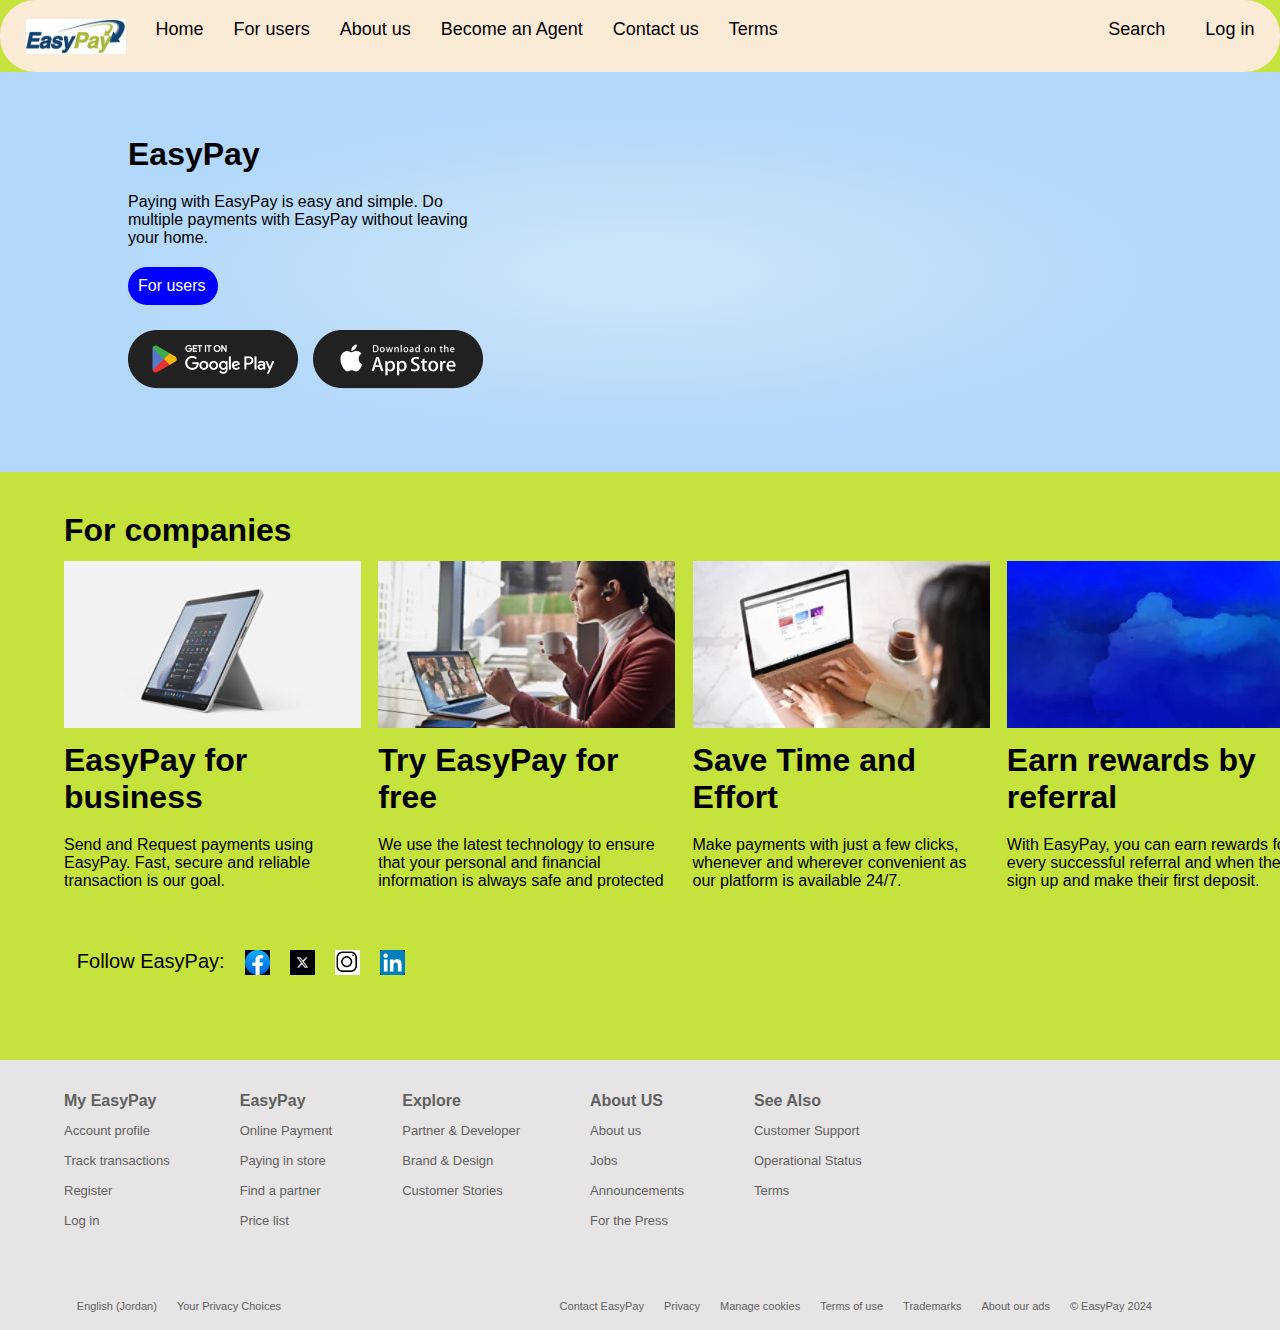
<file: index.html>
<!DOCTYPE html>
<html lang="en">
<head>
    <title>Mobile payments with EasyPay</title>
    <meta name="viewport" content="width=device-width, initial-scale=1.0"> 
    <link rel="stylesheet" type="text/css" href="style.css">
    <link rel="shortcut icon" type="image/png" href="favicon.jpg">
</head>
<body>
<header>

<nav>
<!--Nav for Navigation-->
    <div class="left-menu">
    <!--left-menu item Group-->
       <div id="logo" class="left-menu-item"><a href=""><img src="logo.jpg"></a></diV>
       <div class="left-menu-item"><a href="index.html">Home</a></div>
       <div class="left-menu-item"><a href="users.html">For users</a></div>
       <div class="left-menu-item"><a href="about.html">About us</a></div>
       <div class="left-menu-item"><a href="become-agent.html">Become an Agent</a></div>
       <div class="left-menu-item"><a href="contact.html">Contact us</a></div>
       <div class="left-menu-item"><a href="terms.html">Terms</a></div>

    </div>


    <div class="right-menu">
    <!--right-menu item Group-->
      <div class="right-menu-item"><a href="">Search</a></div>
      <div class="right-menu-item"><a href="">Log in</a></div>

    </div>
</nav>


<!--Div for Landing Page-->
<div id="landing">
    <div class="landing-text">
            <h1>EasyPay</h1>
            <p>Paying with EasyPay is easy and simple. Do multiple payments with EasyPay without leaving your home.</p>   
    </div>

    <div class="landing-link">
        <div><a href="">For users</a></div> 
    </div>
    <div class="download">
       <div><a href=""><img src="google_play.png"></a></div>
       <div><a href=""><img src="apple_store.png"></a></div> 
    </div>
    
</div>
</header>

<div class="space">
</div>

<!--Low Landing Page-->
<h1 class="h">For companies</h1>
<aside id="features2">
    <div class="features2-item">
        <a href=""><img src="21.jpeg"></a>
        <h1>EasyPay for business</h1>
        <p>Send and Request payments using EasyPay. Fast, secure and reliable transaction is our goal.</p>
    </div>

    <div class="features2-item">
        <a href=""><img src="22.webp"></a>
        <h1>Try EasyPay for free</h1>
        <p>We use the latest technology to ensure that your personal and financial information is always safe and protected</p>
    </div>

    
    <div class="features2-item">
        <a href=""><img src="23.webp"></a>
        <h1>Save Time and Effort</h1>
        <p>Make payments with just a few clicks, whenever and wherever convenient as our platform is available 24/7.</p>

    </div>
    <div class="features2-item">
        <a href=""><img src="24.webp"></a>
        <h1>Earn rewards by referral</h1>
        <p>With EasyPay, you can earn rewards for every successful referral and when they sign up and make their first deposit.</p>

    </div>
</aside>
<div class="space"></div>


<div id="social-media">
    <!--Social-media platform-->
       <diV>Follow EasyPay: </diV>
       <diV class="media"><a href=""><img src="fcbk.jpg"></a></diV>
       <diV class="media"><a href=""><img src="x.jpg"></a></diV>
       <diV class="media"><a href=""><img src="ig.jpg"></a></diV>
       <diV class="media"><a href=""><img src="linkedin.jpg"></a></diV>
       
</div>

<div class="space"></div>
<div class="space"></div>

<!--Footer Page-->
<footer id="menu"> 

    <div class="menu">
        <div class="menu1">
            <h4>My EasyPay</h4>
            <p><a href="">Account profile</a></p>
            <p><a href="">Track transactions</a></p>
            <p><a href="">Register</a></p>
            <p><a href="">Log in</a></p>
        </div>

        <div class="menu1">
            <h4>EasyPay</h4>
            <p><a href="">Online Payment</a></p>
            <p><a href="">Paying in store</a></p>
            <p><a href="">Find a partner</a></p>
            <p><a href="">Price list</a></p>
        </div>

        <div class="menu1">
            <h4>Explore</h4>
            <p><a href="">Partner & Developer</a></p>
            <p><a href="">Brand & Design</a></p>
            <p><a href="">Customer Stories</a></p>
        </div>

        <div class="menu1">
            <h4>About US</h4>
            <p><a href="">About us</a></p>
            <p><a href="">Jobs</a></p>
            <p><a href="">Announcements</a></p>
            <p><a href="">For the Press</a></p>
        </div>

        <div class="menu1">
            <h4>See Also</h4>
            <p><a href="">Customer Support</a></p>
            <p><a href="">Operational Status</a></p>
            <p><a href="">Terms</a></p>
        </div>
    </div>

    <div class="bottom">
    <div id="left-bottom">
        <!--left-bottom item Group-->
           <diV class="left-bottom-item"><a href="">English (Jordan) </a></diV>
           <diV class="left-bottom-item"><a href="">Your Privacy Choices</a></diV>
           
    </div>

    <div id="right-bottom">
        <!--right-bottom item Group-->
           <diV class="right-menu-item"><a href="">Contact EasyPay</a></diV>
           <diV class="right-menu-item"><a href="">Privacy</a></diV>
           <diV class="right-menu-item"><a href="">Manage cookies</a></diV>
           <diV class="right-menu-item"><a href="">Terms of use</a></diV>
           <diV class="right-menu-item"><a href="">Trademarks</a></diV>
           <diV class="right-menu-item"><a href="">About our ads</a></diV>
           <diV class="right-menu-item"><a href="">© EasyPay 2024</a></diV>
    
        </div>
    </div> 
    
</footer>

</body>

</html>
</file>
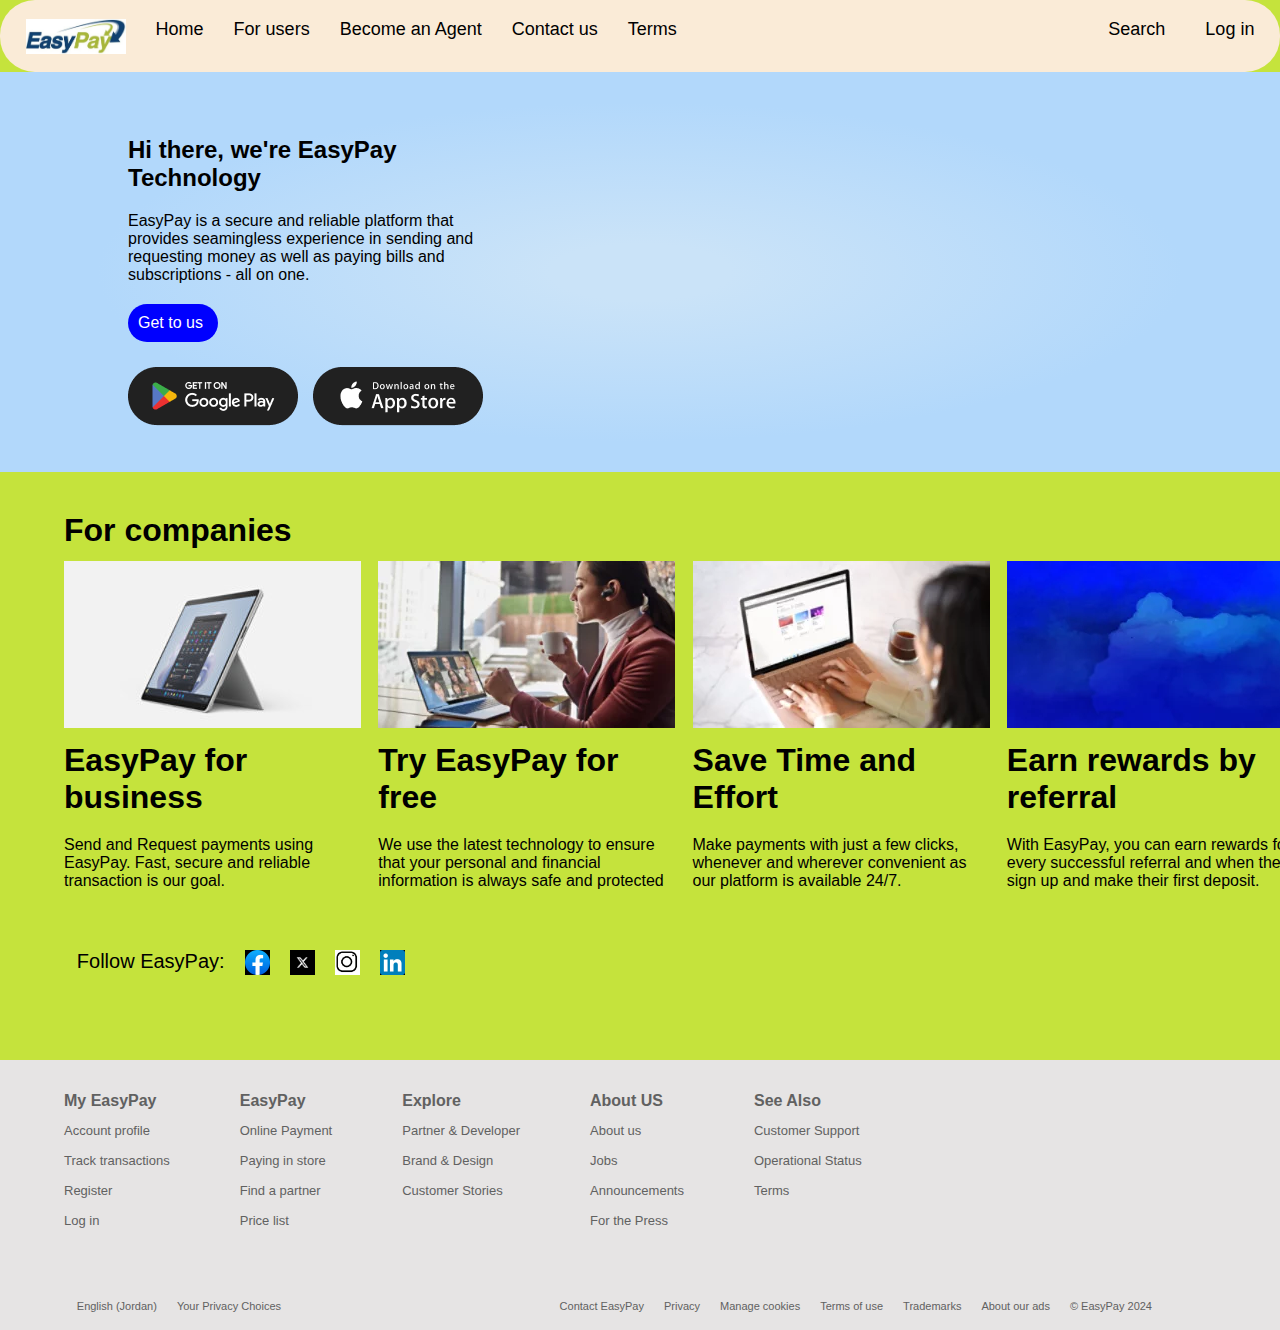
<file: about.html>
<!DOCTYPE html>
<html lang="en">
<head>
    <title>About-us</title>
    <meta name="viewport" content="width=device-width, initial-scale=1.0"> 
    <link rel="stylesheet" type="text/css" href="style.css">
    <link rel="shortcut icon" type="image/png" href="favicon.jpg">
</head>
<body>
<header>

<nav>
<!--Nav for Navigation-->
    <div class="left-menu">
    <!--left-menu item Group-->
       <div id="logo" class="left-menu-item"><a href=""><img src="logo.jpg"></a></diV>
       <div class="left-menu-item"><a href="index.html">Home</a></div>
       <div class="left-menu-item"><a href="users.html">For users</a></div>
       <div class="left-menu-item"><a href="become-agent.html">Become an Agent</a></div>
       <div class="left-menu-item"><a href="contact.html">Contact us</a></div>
       <div class="left-menu-item"><a href="terms.html">Terms</a></div>

    </div>


    <div class="right-menu">
    <!--right-menu item Group-->
      <div class="right-menu-item"><a href="">Search</a></div>
      <div class="right-menu-item"><a href="">Log in</a></div>

    </div>
</nav>


<!--Div for Landing Page-->
<div id="landing">
    <div class="landing-text">
            <h2>Hi there, we're EasyPay Technology</h2>
            <p>EasyPay is a secure and reliable platform that provides seamingless experience in sending and requesting money as well as paying bills and subscriptions - all on one. </p>   
    </div>

    <div class="landing-link">
        <div><a href="">Get to us</a></div> 
    </div>
    <div class="download">
       <div><a href=""><img src="google_play.png"></a></div>
       <div><a href=""><img src="apple_store.png"></a></div> 
    </div>
    
</div>
</header>

<div class="space">
</div>

<!--Low Landing Page-->
<h1 class="h">For companies</h1>
<aside id="features2">
    <div class="features2-item">
        <a href=""><img src="21.jpeg"></a>
        <h1>EasyPay for business</h1>
        <p>Send and Request payments using EasyPay. Fast, secure and reliable transaction is our goal.</p>
    </div>

    <div class="features2-item">
        <a href=""><img src="22.webp"></a>
        <h1>Try EasyPay for free</h1>
        <p>We use the latest technology to ensure that your personal and financial information is always safe and protected</p>
    </div>

    
    <div class="features2-item">
        <a href=""><img src="23.webp"></a>
        <h1>Save Time and Effort</h1>
        <p>Make payments with just a few clicks, whenever and wherever convenient as our platform is available 24/7.</p>

    </div>
    <div class="features2-item">
        <a href=""><img src="24.webp"></a>
        <h1>Earn rewards by referral</h1>
        <p>With EasyPay, you can earn rewards for every successful referral and when they sign up and make their first deposit.</p>

    </div>
</aside>
<div class="space"></div>


<div id="social-media">
    <!--Social-media platform-->
       <diV>Follow EasyPay: </diV>
       <diV class="media"><a href=""><img src="fcbk.jpg"></a></diV>
       <diV class="media"><a href=""><img src="x.jpg"></a></diV>
       <diV class="media"><a href=""><img src="ig.jpg"></a></diV>
       <diV class="media"><a href=""><img src="linkedin.jpg"></a></diV>
       
</div>

<div class="space"></div>
<div class="space"></div>

<!--Footer Page-->
<footer id="menu"> 

    <div class="menu">
        <div class="menu1">
            <h4>My EasyPay</h4>
            <p><a href="">Account profile</a></p>
            <p><a href="">Track transactions</a></p>
            <p><a href="">Register</a></p>
            <p><a href="">Log in</a></p>
        </div>

        <div class="menu1">
            <h4>EasyPay</h4>
            <p><a href="">Online Payment</a></p>
            <p><a href="">Paying in store</a></p>
            <p><a href="">Find a partner</a></p>
            <p><a href="">Price list</a></p>
        </div>

        <div class="menu1">
            <h4>Explore</h4>
            <p><a href="">Partner & Developer</a></p>
            <p><a href="">Brand & Design</a></p>
            <p><a href="">Customer Stories</a></p>
        </div>

        <div class="menu1">
            <h4>About US</h4>
            <p><a href="">About us</a></p>
            <p><a href="">Jobs</a></p>
            <p><a href="">Announcements</a></p>
            <p><a href="">For the Press</a></p>
        </div>

        <div class="menu1">
            <h4>See Also</h4>
            <p><a href="">Customer Support</a></p>
            <p><a href="">Operational Status</a></p>
            <p><a href="">Terms</a></p>
        </div>
    </div>

    <div class="bottom">
    <div id="left-bottom">
        <!--left-bottom item Group-->
           <diV class="left-bottom-item"><a href="">English (Jordan) </a></diV>
           <diV class="left-bottom-item"><a href="">Your Privacy Choices</a></diV>
           
    </div>

    <div id="right-bottom">
        <!--right-bottom item Group-->
           <diV class="right-menu-item"><a href="">Contact EasyPay</a></diV>
           <diV class="right-menu-item"><a href="">Privacy</a></diV>
           <diV class="right-menu-item"><a href="">Manage cookies</a></diV>
           <diV class="right-menu-item"><a href="">Terms of use</a></diV>
           <diV class="right-menu-item"><a href="">Trademarks</a></diV>
           <diV class="right-menu-item"><a href="">About our ads</a></diV>
           <diV class="right-menu-item"><a href="">© EasyPay 2024</a></diV>
    
        </div>
    </div> 
    
</footer>

</body>

</html>
</file>
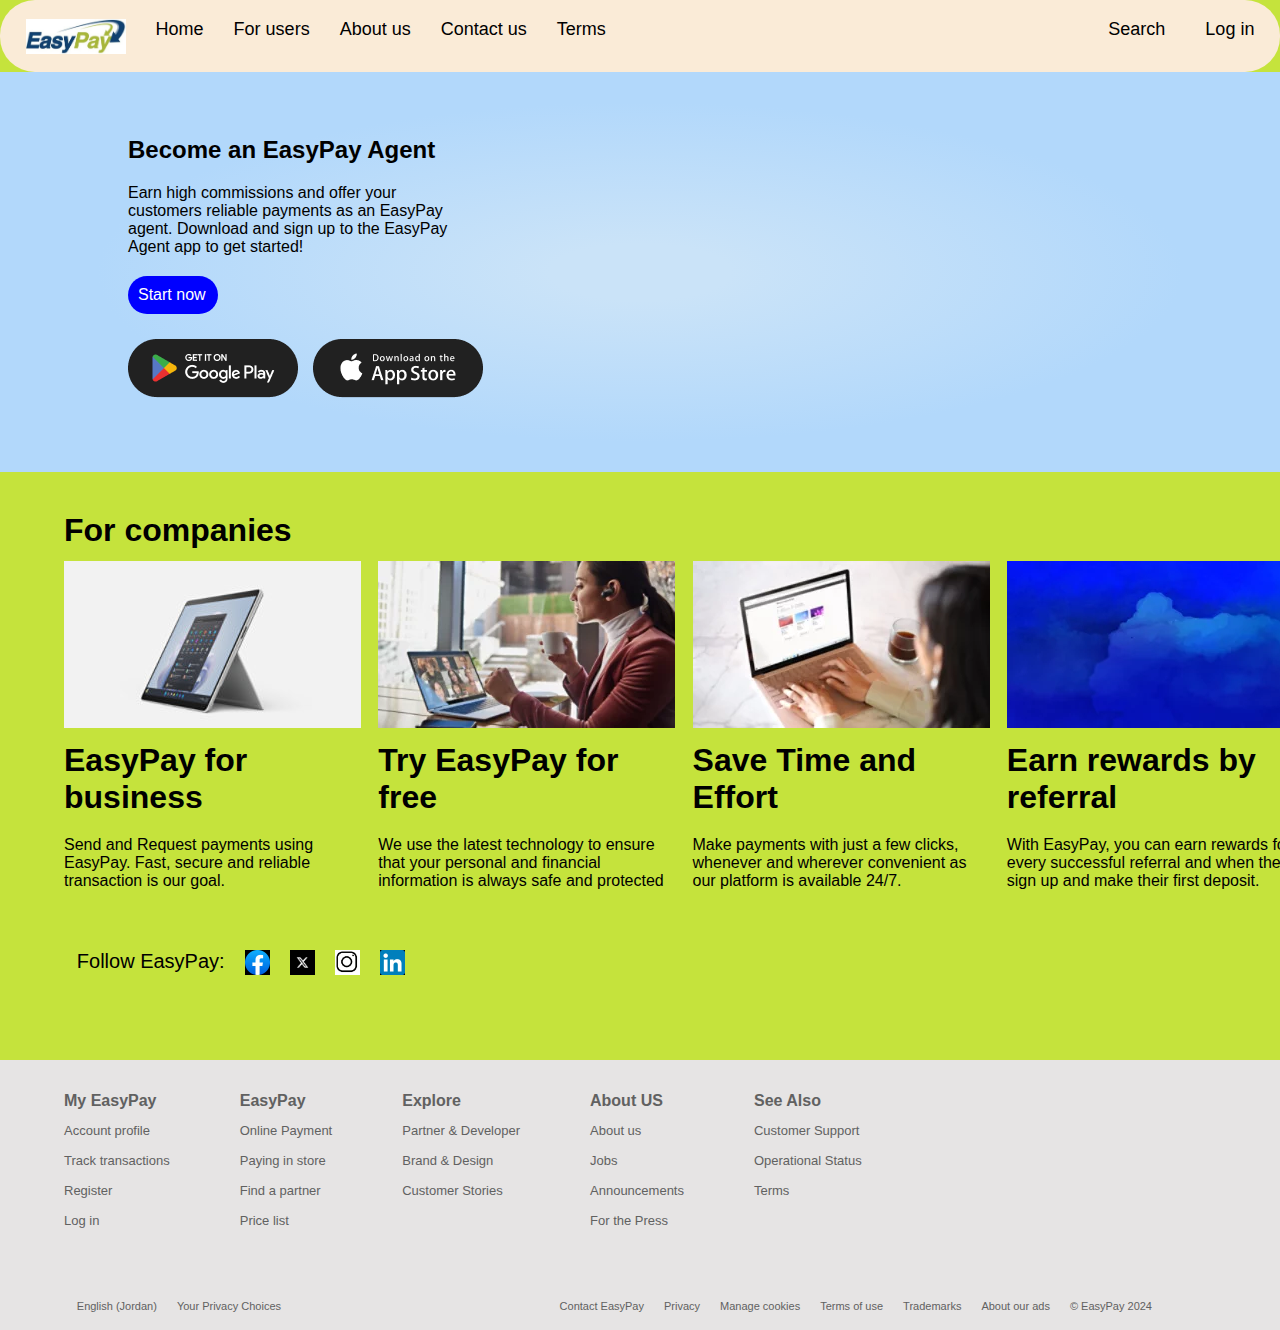
<file: become-agent.html>
<!DOCTYPE html>
<html lang="en">
<head>
    <title>Mobile payments with EasyPay</title>
    <meta name="viewport" content="width=device-width, initial-scale=1.0"> 
    <link rel="stylesheet" type="text/css" href="style.css">
    <link rel="shortcut icon" type="image/png" href="favicon.jpg">
</head>
<body>
<header>

<nav>
<!--Nav for Navigation-->
    <div class="left-menu">
    <!--left-menu item Group-->
       <div id="logo" class="left-menu-item"><a href=""><img src="logo.jpg"></a></diV>
       <div class="left-menu-item"><a href="index.html">Home</a></div>
       <div class="left-menu-item"><a href="users.html">For users</a></div>
       <div class="left-menu-item"><a href="about.html">About us</a></div>
       <div class="left-menu-item"><a href="contact.html">Contact us</a></div>
       <div class="left-menu-item"><a href="terms.html">Terms</a></div>

    </div>


    <div class="right-menu">
    <!--right-menu item Group-->
      <div class="right-menu-item"><a href="">Search</a></div>
      <div class="right-menu-item"><a href="">Log in</a></div>

    </div>
</nav>


<!--Div for Landing Page-->
<div id="landing">
    <div class="landing-text">
            <h2>Become an EasyPay Agent</h2>
            <p>Earn high commissions and offer your customers reliable payments as an EasyPay agent. Download and sign up to the EasyPay Agent app to get started!</p>   
    </div>

    <div class="landing-link">
        <div><a href="">Start now</a></div> 
    </div>
    <div class="download">
       <div><a href=""><img src="google_play.png"></a></div>
       <div><a href=""><img src="apple_store.png"></a></div> 
    </div>
    
</div>
</header>

<div class="space">
</div>

<!--Low Landing Page-->
<h1 class="h">For companies</h1>
<aside id="features2">
    <div class="features2-item">
        <a href=""><img src="21.jpeg"></a>
        <h1>EasyPay for business</h1>
        <p>Send and Request payments using EasyPay. Fast, secure and reliable transaction is our goal.</p>
    </div>

    <div class="features2-item">
        <a href=""><img src="22.webp"></a>
        <h1>Try EasyPay for free</h1>
        <p>We use the latest technology to ensure that your personal and financial information is always safe and protected</p>
    </div>

    
    <div class="features2-item">
        <a href=""><img src="23.webp"></a>
        <h1>Save Time and Effort</h1>
        <p>Make payments with just a few clicks, whenever and wherever convenient as our platform is available 24/7.</p>

    </div>
    <div class="features2-item">
        <a href=""><img src="24.webp"></a>
        <h1>Earn rewards by referral</h1>
        <p>With EasyPay, you can earn rewards for every successful referral and when they sign up and make their first deposit.</p>

    </div>
</aside>
<div class="space"></div>


<div id="social-media">
    <!--Social-media platform-->
       <diV>Follow EasyPay: </diV>
       <diV class="media"><a href=""><img src="fcbk.jpg"></a></diV>
       <diV class="media"><a href=""><img src="x.jpg"></a></diV>
       <diV class="media"><a href=""><img src="ig.jpg"></a></diV>
       <diV class="media"><a href=""><img src="linkedin.jpg"></a></diV>
       
</div>

<div class="space"></div>
<div class="space"></div>

<!--Footer Page-->
<footer id="menu"> 

    <div class="menu">
        <div class="menu1">
            <h4>My EasyPay</h4>
            <p><a href="">Account profile</a></p>
            <p><a href="">Track transactions</a></p>
            <p><a href="">Register</a></p>
            <p><a href="">Log in</a></p>
        </div>

        <div class="menu1">
            <h4>EasyPay</h4>
            <p><a href="">Online Payment</a></p>
            <p><a href="">Paying in store</a></p>
            <p><a href="">Find a partner</a></p>
            <p><a href="">Price list</a></p>
        </div>

        <div class="menu1">
            <h4>Explore</h4>
            <p><a href="">Partner & Developer</a></p>
            <p><a href="">Brand & Design</a></p>
            <p><a href="">Customer Stories</a></p>
        </div>

        <div class="menu1">
            <h4>About US</h4>
            <p><a href="">About us</a></p>
            <p><a href="">Jobs</a></p>
            <p><a href="">Announcements</a></p>
            <p><a href="">For the Press</a></p>
        </div>

        <div class="menu1">
            <h4>See Also</h4>
            <p><a href="">Customer Support</a></p>
            <p><a href="">Operational Status</a></p>
            <p><a href="">Terms</a></p>
        </div>
    </div>

    <div class="bottom">
    <div id="left-bottom">
        <!--left-bottom item Group-->
           <diV class="left-bottom-item"><a href="">English (Jordan) </a></diV>
           <diV class="left-bottom-item"><a href="">Your Privacy Choices</a></diV>
           
    </div>

    <div id="right-bottom">
        <!--right-bottom item Group-->
           <diV class="right-menu-item"><a href="">Contact EasyPay</a></diV>
           <diV class="right-menu-item"><a href="">Privacy</a></diV>
           <diV class="right-menu-item"><a href="">Manage cookies</a></diV>
           <diV class="right-menu-item"><a href="">Terms of use</a></diV>
           <diV class="right-menu-item"><a href="">Trademarks</a></diV>
           <diV class="right-menu-item"><a href="">About our ads</a></diV>
           <diV class="right-menu-item"><a href="">© EasyPay 2024</a></diV>
    
        </div>
    </div> 
    
</footer>

</body>

</html>
</file>
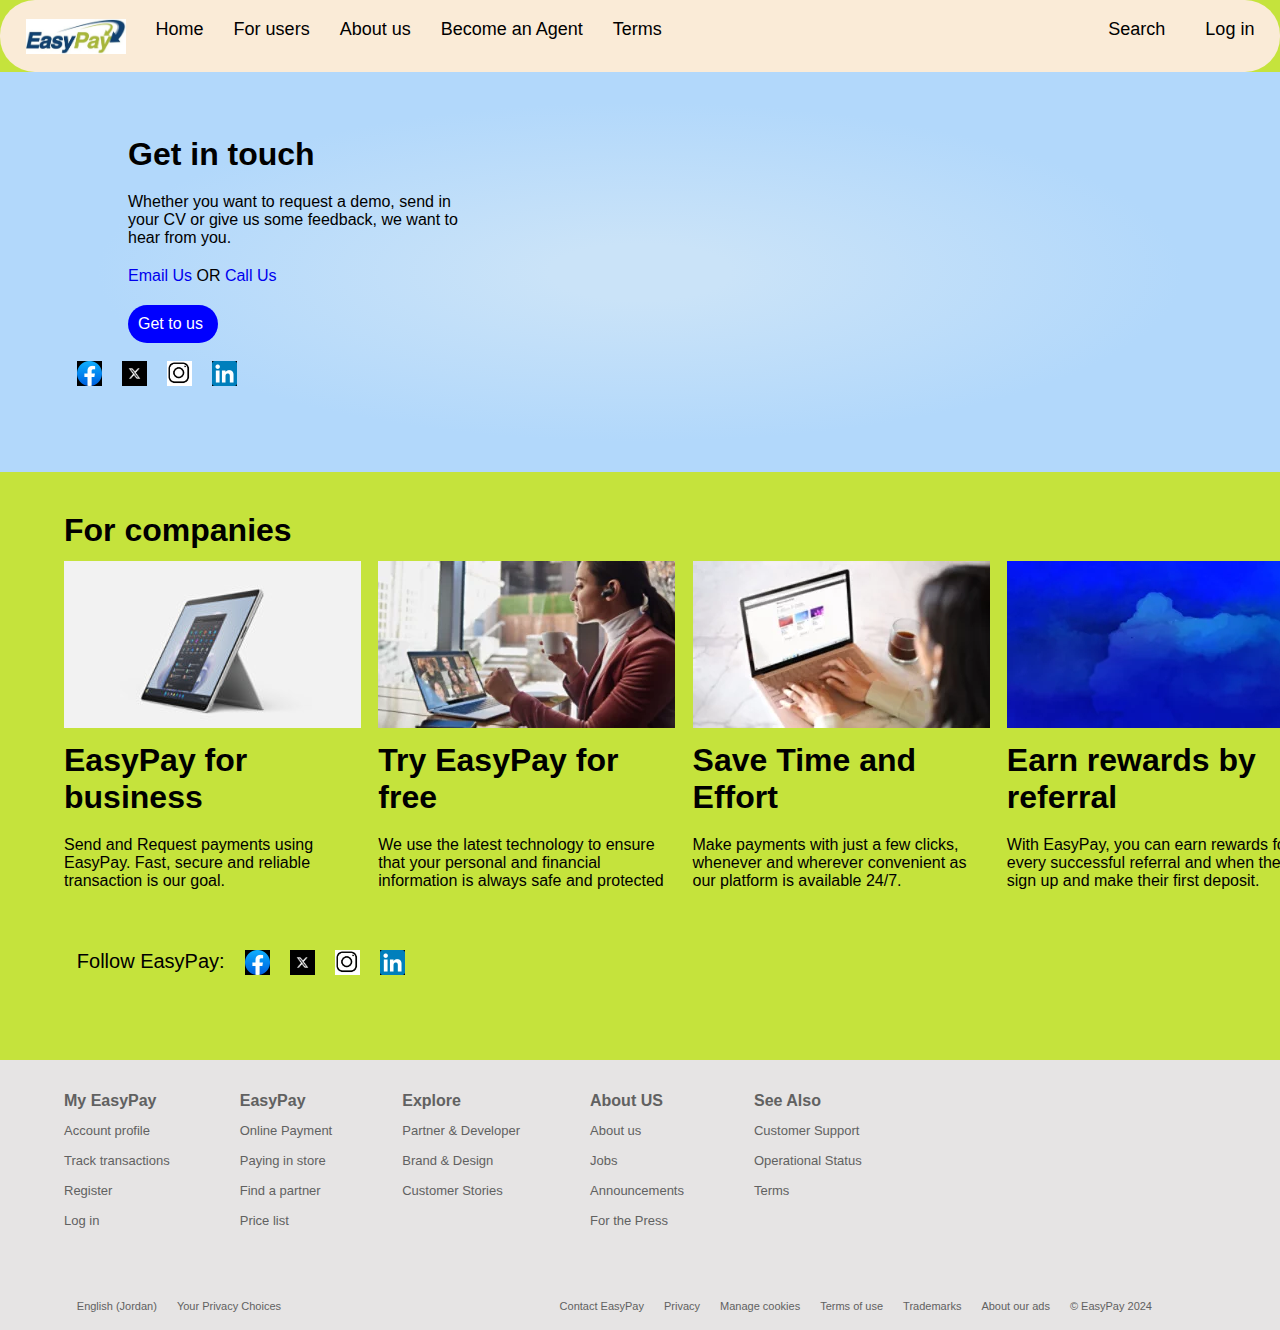
<file: contact.html>
<!DOCTYPE html>
<html lang="en">
<head>
    <title>Contact-us</title>
    <meta name="viewport" content="width=device-width, initial-scale=1.0"> 
    <link rel="stylesheet" type="text/css" href="style.css">
    <link rel="shortcut icon" type="image/png" href="favicon.jpg">
</head>
<body>
<header>

<nav>
<!--Nav for Navigation-->
    <div class="left-menu">
    <!--left-menu item Group-->
       <div id="logo" class="left-menu-item"><a href=""><img src="logo.jpg"></a></diV>
       <div class="left-menu-item"><a href="index.html">Home</a></div>
       <div class="left-menu-item"><a href="users.html">For users</a></div>
       <div class="left-menu-item"><a href="about.html">About us</a></div>
       <div class="left-menu-item"><a href="become-agent.html">Become an Agent</a></div>
       <div class="left-menu-item"><a href="terms.html">Terms</a></div>

    </div>


    <div class="right-menu">
    <!--right-menu item Group-->
      <div class="right-menu-item"><a href="">Search</a></div>
      <div class="right-menu-item"><a href="">Log in</a></div>

    </div>
</nav>


<!--Div for Landing Page-->
<div id="landing">
    <div class="landing-text">
            <h1>Get in touch</h1>
            <p>Whether you want to request a demo, send in your CV or give us some feedback, we want to hear from you.</p>
            <p><a href="mailto:easypay@technology.fi">Email Us</a> OR <a href="tel:+358457836478">Call Us</a> </p>
    
    </div>


    <div class="landing-link">
        <div><a href="">Get to us</a></div> 
    </div>
    <br>
    <div id="social-media">
        <!--Social-media platform-->
        <diV class="media"><a href="https://www.facebook.com/"><img src="fcbk.jpg"></a></diV>
        <diV class="media"><a href=""><img src="x.jpg"></a></diV>
        <diV class="media"><a href=""><img src="ig.jpg"></a></diV>
        <diV class="media"><a href=""><img src="linkedin.jpg"></a></diV>
           
    </div>
    
</div>
</header>

<div class="space">
</div>

<!--Low Landing Page-->
<h1 class="h">For companies</h1>
<aside id="features2">
    <div class="features2-item">
        <a href=""><img src="21.jpeg"></a>
        <h1>EasyPay for business</h1>
        <p>Send and Request payments using EasyPay. Fast, secure and reliable transaction is our goal.</p>
    </div>

    <div class="features2-item">
        <a href=""><img src="22.webp"></a>
        <h1>Try EasyPay for free</h1>
        <p>We use the latest technology to ensure that your personal and financial information is always safe and protected</p>
    </div>

    
    <div class="features2-item">
        <a href=""><img src="23.webp"></a>
        <h1>Save Time and Effort</h1>
        <p>Make payments with just a few clicks, whenever and wherever convenient as our platform is available 24/7.</p>

    </div>
    <div class="features2-item">
        <a href=""><img src="24.webp"></a>
        <h1>Earn rewards by referral</h1>
        <p>With EasyPay, you can earn rewards for every successful referral and when they sign up and make their first deposit.</p>

    </div>
</aside>
<div class="space"></div>


<div id="social-media">
    <!--Social-media platform-->
       <diV>Follow EasyPay: </diV>
       <diV class="media"><a href=""><img src="fcbk.jpg"></a></diV>
       <diV class="media"><a href=""><img src="x.jpg"></a></diV>
       <diV class="media"><a href=""><img src="ig.jpg"></a></diV>
       <diV class="media"><a href=""><img src="linkedin.jpg"></a></diV>
       
</div>

<div class="space"></div>
<div class="space"></div>

<!--Footer Page-->
<footer id="menu"> 

    <div class="menu">
        <div class="menu1">
            <h4>My EasyPay</h4>
            <p><a href="">Account profile</a></p>
            <p><a href="">Track transactions</a></p>
            <p><a href="">Register</a></p>
            <p><a href="">Log in</a></p>
        </div>

        <div class="menu1">
            <h4>EasyPay</h4>
            <p><a href="">Online Payment</a></p>
            <p><a href="">Paying in store</a></p>
            <p><a href="">Find a partner</a></p>
            <p><a href="">Price list</a></p>
        </div>

        <div class="menu1">
            <h4>Explore</h4>
            <p><a href="">Partner & Developer</a></p>
            <p><a href="">Brand & Design</a></p>
            <p><a href="">Customer Stories</a></p>
        </div>

        <div class="menu1">
            <h4>About US</h4>
            <p><a href="">About us</a></p>
            <p><a href="">Jobs</a></p>
            <p><a href="">Announcements</a></p>
            <p><a href="">For the Press</a></p>
        </div>

        <div class="menu1">
            <h4>See Also</h4>
            <p><a href="">Customer Support</a></p>
            <p><a href="">Operational Status</a></p>
            <p><a href="">Terms</a></p>
        </div>
    </div>

    <div class="bottom">
    <div id="left-bottom">
        <!--left-bottom item Group-->
           <diV class="left-bottom-item"><a href="">English (Jordan) </a></diV>
           <diV class="left-bottom-item"><a href="">Your Privacy Choices</a></diV>
           
    </div>

    <div id="right-bottom">
        <!--right-bottom item Group-->
           <diV class="right-menu-item"><a href="">Contact EasyPay</a></diV>
           <diV class="right-menu-item"><a href="">Privacy</a></diV>
           <diV class="right-menu-item"><a href="">Manage cookies</a></diV>
           <diV class="right-menu-item"><a href="">Terms of use</a></diV>
           <diV class="right-menu-item"><a href="">Trademarks</a></diV>
           <diV class="right-menu-item"><a href="">About our ads</a></diV>
           <diV class="right-menu-item"><a href="">© EasyPay 2024</a></diV>
    
        </div>
    </div> 
    
</footer>

</body>

</html>
</file>
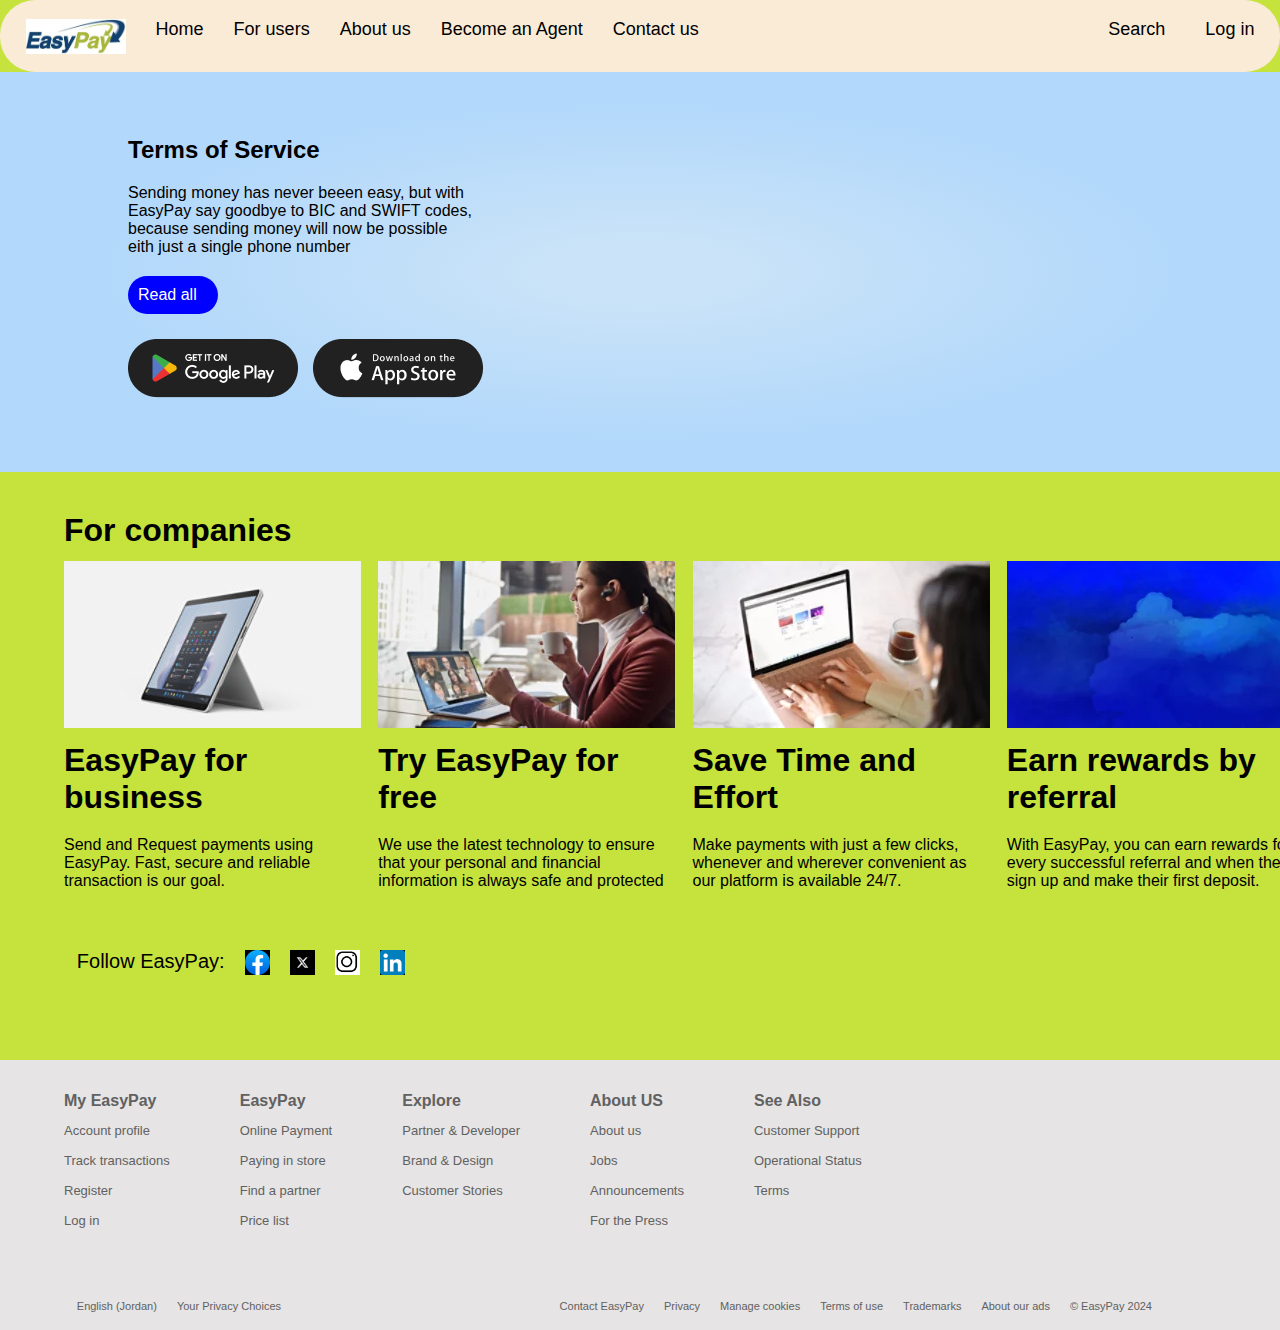
<file: terms.html>
<!DOCTYPE html>
<html lang="en">
<head>
    <title>Our Terms of Service</title>
    <meta name="viewport" content="width=device-width, initial-scale=1.0"> 
    <link rel="stylesheet" type="text/css" href="style.css">
    <link rel="shortcut icon" type="image/png" href="favicon.jpg">
</head>
<body>
<header>

<nav>
<!--Nav for Navigation-->
    <div class="left-menu">
    <!--left-menu item Group-->
       <div id="logo" class="left-menu-item"><a href=""><img src="logo.jpg"></a></diV>
       <div class="left-menu-item"><a href="index.html">Home</a></div>
       <div class="left-menu-item"><a href="users.html">For users</a></div>
       <div class="left-menu-item"><a href="about.html">About us</a></div>
       <div class="left-menu-item"><a href="become-agent.html">Become an Agent</a></div>
       <div class="left-menu-item"><a href="contact.html">Contact us</a></div>

    </div>


    <div class="right-menu">
    <!--right-menu item Group-->
      <div class="right-menu-item"><a href="">Search</a></div>
      <div class="right-menu-item"><a href="">Log in</a></div>

    </div>
</nav>


<!--Div for Landing Page-->
<div id="landing">
    <div class="landing-text">
            <h2>Terms of Service</h2>
            <p>Sending money has never beeen easy, but with EasyPay say goodbye to BIC and SWIFT codes, because sending money will now be possible eith just a single phone number</p>   
    </div>

    <div class="landing-link">
        <div><a href="">Read all</a></div> 
    </div>
    <div class="download">
       <div><a href=""><img src="google_play.png"></a></div>
       <div><a href=""><img src="apple_store.png"></a></div> 
    </div>
    
</div>
</header>

<div class="space">
</div>

<!--Low Landing Page-->
<h1 class="h">For companies</h1>
<aside id="features2">
    <div class="features2-item">
        <a href=""><img src="21.jpeg"></a>
        <h1>EasyPay for business</h1>
        <p>Send and Request payments using EasyPay. Fast, secure and reliable transaction is our goal.</p>
    </div>

    <div class="features2-item">
        <a href=""><img src="22.webp"></a>
        <h1>Try EasyPay for free</h1>
        <p>We use the latest technology to ensure that your personal and financial information is always safe and protected</p>
    </div>

    
    <div class="features2-item">
        <a href=""><img src="23.webp"></a>
        <h1>Save Time and Effort</h1>
        <p>Make payments with just a few clicks, whenever and wherever convenient as our platform is available 24/7.</p>

    </div>
    <div class="features2-item">
        <a href=""><img src="24.webp"></a>
        <h1>Earn rewards by referral</h1>
        <p>With EasyPay, you can earn rewards for every successful referral and when they sign up and make their first deposit.</p>

    </div>
</aside>
<div class="space"></div>


<div id="social-media">
    <!--Social-media platform-->
       <diV>Follow EasyPay: </diV>
       <diV class="media"><a href=""><img src="fcbk.jpg"></a></diV>
       <diV class="media"><a href=""><img src="x.jpg"></a></diV>
       <diV class="media"><a href=""><img src="ig.jpg"></a></diV>
       <diV class="media"><a href=""><img src="linkedin.jpg"></a></diV>
       
</div>

<div class="space"></div>
<div class="space"></div>

<!--Footer Page-->
<footer id="menu"> 

    <div class="menu">
        <div class="menu1">
            <h4>My EasyPay</h4>
            <p><a href="">Account profile</a></p>
            <p><a href="">Track transactions</a></p>
            <p><a href="">Register</a></p>
            <p><a href="">Log in</a></p>
        </div>

        <div class="menu1">
            <h4>EasyPay</h4>
            <p><a href="">Online Payment</a></p>
            <p><a href="">Paying in store</a></p>
            <p><a href="">Find a partner</a></p>
            <p><a href="">Price list</a></p>
        </div>

        <div class="menu1">
            <h4>Explore</h4>
            <p><a href="">Partner & Developer</a></p>
            <p><a href="">Brand & Design</a></p>
            <p><a href="">Customer Stories</a></p>
        </div>

        <div class="menu1">
            <h4>About US</h4>
            <p><a href="">About us</a></p>
            <p><a href="">Jobs</a></p>
            <p><a href="">Announcements</a></p>
            <p><a href="">For the Press</a></p>
        </div>

        <div class="menu1">
            <h4>See Also</h4>
            <p><a href="">Customer Support</a></p>
            <p><a href="">Operational Status</a></p>
            <p><a href="">Terms</a></p>
        </div>
    </div>

    <div class="bottom">
    <div id="left-bottom">
        <!--left-bottom item Group-->
           <diV class="left-bottom-item"><a href="">English (Jordan) </a></diV>
           <diV class="left-bottom-item"><a href="">Your Privacy Choices</a></diV>
           
    </div>

    <div id="right-bottom">
        <!--right-bottom item Group-->
           <diV class="right-menu-item"><a href="">Contact EasyPay</a></diV>
           <diV class="right-menu-item"><a href="">Privacy</a></diV>
           <diV class="right-menu-item"><a href="">Manage cookies</a></diV>
           <diV class="right-menu-item"><a href="">Terms of use</a></diV>
           <diV class="right-menu-item"><a href="">Trademarks</a></diV>
           <diV class="right-menu-item"><a href="">About our ads</a></diV>
           <diV class="right-menu-item"><a href="">© EasyPay 2024</a></diV>
    
        </div>
    </div> 
    
</footer>

</body>

</html>
</file>
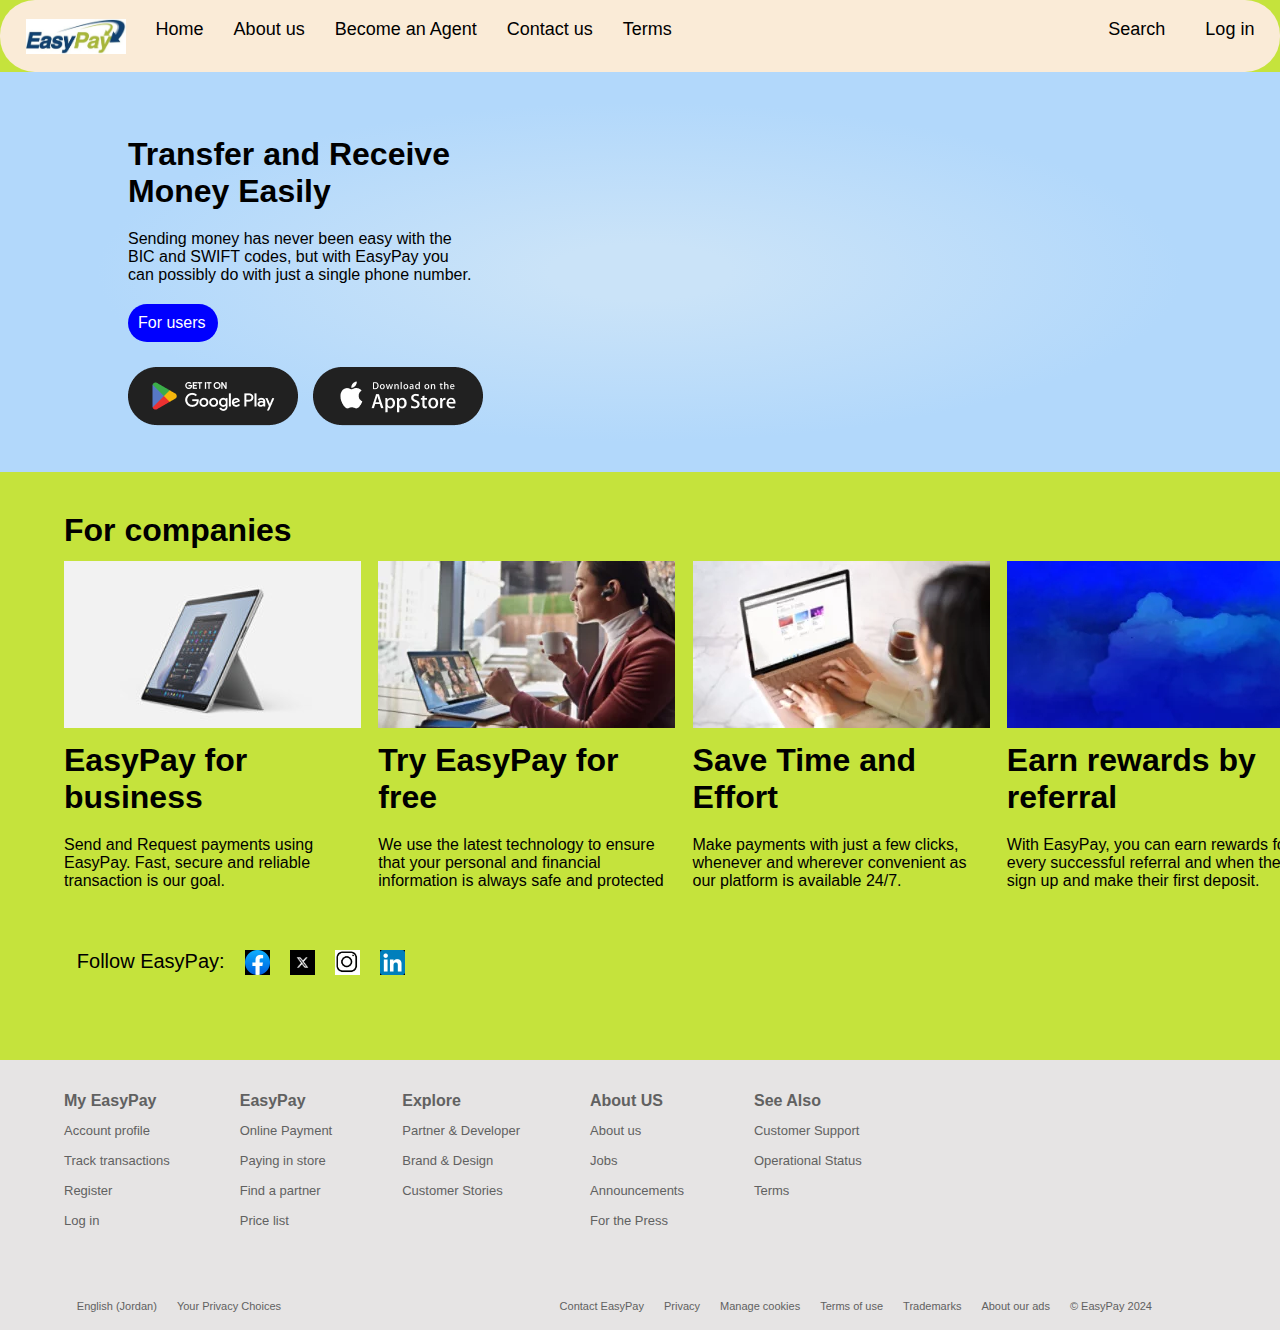
<file: users.html>
<!DOCTYPE html>
<html lang="en">
<head>
    <title>Mobile payments with EasyPay</title>
    <meta name="viewport" content="width=device-width, initial-scale=1.0"> 
    <link rel="stylesheet" type="text/css" href="style.css">
    <link rel="shortcut icon" type="image/png" href="favicon.jpg">
</head>
<body>
<header>

<nav>
<!--Nav for Navigation-->
    <div class="left-menu">
    <!--left-menu item Group-->
       <div id="logo" class="left-menu-item"><a href=""><img src="logo.jpg"></a></diV>
       <div class="left-menu-item"><a href="index.html">Home</a></div>
       <div class="left-menu-item"><a href="about.html">About us</a></div>
       <div class="left-menu-item"><a href="become-agent.html">Become an Agent</a></div>
       <div class="left-menu-item"><a href="contact.html">Contact us</a></div>
       <div class="left-menu-item"><a href="terms.html">Terms</a></div>

    </div>


    <div class="right-menu">
    <!--right-menu item Group-->
      <div class="right-menu-item"><a href="">Search</a></div>
      <div class="right-menu-item"><a href="">Log in</a></div>

    </div>
</nav>


<!--Div for Landing Page-->
<div id="landing">
    <div class="landing-text">
            <h1>Transfer and Receive Money Easily</h1>
            <p>Sending money has never been easy with the BIC and SWIFT codes, but with EasyPay you can possibly do with just a single phone number.</p>   
    </div>

    <div class="landing-link">
        <div><a href="">For users</a></div> 
    </div>
    <div class="download">
       <div><a href=""><img src="google_play.png"></a></div>
       <div><a href=""><img src="apple_store.png"></a></div> 
    </div>
    
</div>
</header>

<div class="space">
</div>

<!--Low Landing Page-->
<h1 class="h">For companies</h1>
<aside id="features2">
    <div class="features2-item">
        <a href=""><img src="21.jpeg"></a>
        <h1>EasyPay for business</h1>
        <p>Send and Request payments using EasyPay. Fast, secure and reliable transaction is our goal.</p>
    </div>

    <div class="features2-item">
        <a href=""><img src="22.webp"></a>
        <h1>Try EasyPay for free</h1>
        <p>We use the latest technology to ensure that your personal and financial information is always safe and protected</p>
    </div>

    
    <div class="features2-item">
        <a href=""><img src="23.webp"></a>
        <h1>Save Time and Effort</h1>
        <p>Make payments with just a few clicks, whenever and wherever convenient as our platform is available 24/7.</p>

    </div>
    <div class="features2-item">
        <a href=""><img src="24.webp"></a>
        <h1>Earn rewards by referral</h1>
        <p>With EasyPay, you can earn rewards for every successful referral and when they sign up and make their first deposit.</p>

    </div>
</aside>
<div class="space"></div>


<div id="social-media">
    <!--Social-media platform-->
       <diV>Follow EasyPay: </diV>
       <diV class="media"><a href=""><img src="fcbk.jpg"></a></diV>
       <diV class="media"><a href=""><img src="x.jpg"></a></diV>
       <diV class="media"><a href=""><img src="ig.jpg"></a></diV>
       <diV class="media"><a href=""><img src="linkedin.jpg"></a></diV>
       
</div>

<div class="space"></div>
<div class="space"></div>

<!--Footer Page-->
<footer id="menu"> 

    <div class="menu">
        <div class="menu1">
            <h4>My EasyPay</h4>
            <p><a href="">Account profile</a></p>
            <p><a href="">Track transactions</a></p>
            <p><a href="">Register</a></p>
            <p><a href="">Log in</a></p>
        </div>

        <div class="menu1">
            <h4>EasyPay</h4>
            <p><a href="">Online Payment</a></p>
            <p><a href="">Paying in store</a></p>
            <p><a href="">Find a partner</a></p>
            <p><a href="">Price list</a></p>
        </div>

        <div class="menu1">
            <h4>Explore</h4>
            <p><a href="">Partner & Developer</a></p>
            <p><a href="">Brand & Design</a></p>
            <p><a href="">Customer Stories</a></p>
        </div>

        <div class="menu1">
            <h4>About US</h4>
            <p><a href="">About us</a></p>
            <p><a href="">Jobs</a></p>
            <p><a href="">Announcements</a></p>
            <p><a href="">For the Press</a></p>
        </div>

        <div class="menu1">
            <h4>See Also</h4>
            <p><a href="">Customer Support</a></p>
            <p><a href="">Operational Status</a></p>
            <p><a href="">Terms</a></p>
        </div>
    </div>

    <div class="bottom">
    <div id="left-bottom">
        <!--left-bottom item Group-->
           <diV class="left-bottom-item"><a href="">English (Jordan) </a></diV>
           <diV class="left-bottom-item"><a href="">Your Privacy Choices</a></diV>
           
    </div>

    <div id="right-bottom">
        <!--right-bottom item Group-->
           <diV class="right-menu-item"><a href="">Contact EasyPay</a></diV>
           <diV class="right-menu-item"><a href="">Privacy</a></diV>
           <diV class="right-menu-item"><a href="">Manage cookies</a></diV>
           <diV class="right-menu-item"><a href="">Terms of use</a></diV>
           <diV class="right-menu-item"><a href="">Trademarks</a></diV>
           <diV class="right-menu-item"><a href="">About our ads</a></diV>
           <diV class="right-menu-item"><a href="">© EasyPay 2024</a></diV>
    
        </div>
    </div> 
    
</footer>

</body>

</html>
</file>
<file: style.css>
*{
    margin: 0px;
}

body{
    font-family: 'Segoe UI', Tahoma, Geneva, Verdana, sans-serif;
    background-color: rgb(197, 227, 60);
}

nav{
    display: flex;
    padding: 1.5% 2% 1% 2%;
    font-size: 18px;
    border-radius: 35px;
    background-color: antiquewhite;
}

nav a{
    text-decoration: none;
    color: #000;
}

nav a:hover{
    border-bottom: 2px solid black;
}

#logo a:hover{
    border-bottom: 0px;
}

#logo img{
    width: 100px;
}

.right-menu{
    margin-left: auto;
    display: flex;
    gap: 40px;
}

.left-menu{
    display: flex;
    gap: 30px;
    color: black;
}

#landing{
    width: 100%;
    height: 400px;
    background-image: radial-gradient(#cae3f8 10%, #b2d8fb 60%);
}

.landing-text{
    width: 27%;
    padding: 5% 0% 0% 10%;
}

.landing-text p{
    margin-top: 20px;
    margin-bottom: 20px;
    font-weight: 450;

}

.landing-link{
    display: flex;
    gap: 20px; 
    background-color: blue;
    color: #fff;
    width: 70px;
    padding: 10px 10px 10px 10px;
    margin-left: 10%;
    font-weight: 500;
    border-radius: 20px;

}
 
#landing a{
    text-decoration: none;
}

#landing-link a:hover{
    text-decoration: overline;
}

.landing-link a{
    color: #fff;
}
.download{
    display: flex;
    gap: 15px;
    margin: 2% 0% 0% 10%;
}

.space{
    height: 40px;
}

#features2{
    margin: 0% 5% 0% 5%; 
    display: flex;
    gap: 1.5%;

}
.h{
    margin-left: 5%;
    margin-bottom: 1%;
}

.features2-item a{
    text-decoration: none;
    color: blue;
    font-weight: 600;
}

.features2-item p{
    margin: 20px 0px 20px 0px;
}

.features2-item h1{
    margin-top: 10px;
}

#menu{
    background-color: rgb(230, 228, 228);
    width: 100%;
    height: 270px;
}

.menu{
    display: flex;
    padding: 2% 0% 5% 5%;
    gap: 70px;
    line-height: 30px;
    color: #616161;
}
.menu p{
    font-size: 13px;
}

.menu a{
    text-decoration: none;
    color: #616161;
}

#social-media{
    padding-left: 6%;
    font-size: 20px;
    display: flex;
    gap: 20px;
    
}

.media img{
    width: 25px;
}

.bottom{
    display: flex;
    font-size: 11px;
}

#right-bottom{
    margin-left: auto;
    display: flex;
    gap: 20px;
    padding-right: 10%;
}

#left-bottom{
    display: flex;
    gap: 20px;
    padding-left: 6%;
}

.bottom a{
    text-decoration: none;
    color: #616161;
}
</file>
